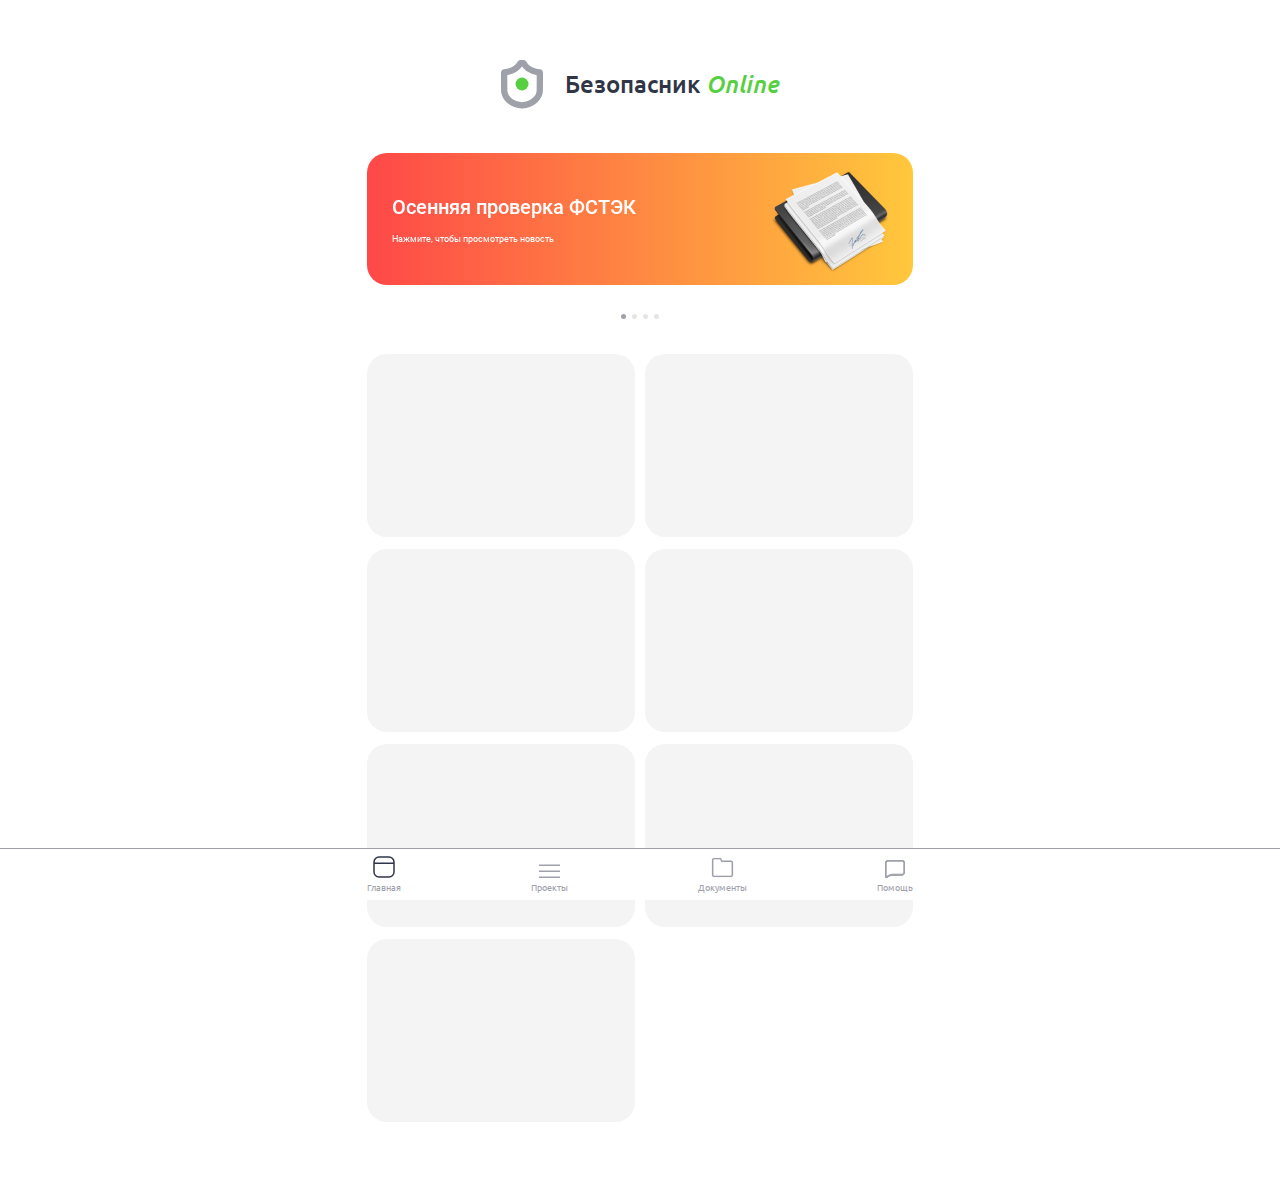
<file: index.html>
<!DOCTYPE html>
<html lang="ru">
<head>
    <meta charset="UTF-8">
    <meta http-equiv="X-UA-Compatible" content="IE=edge">
    <meta name="viewport" content="width=device-width, initial-scale=1.0">
    <!-- main.css -->
    <link rel="stylesheet" href="assets/css/main.css">
    <title>Безопасник Online</title>
</head>
<body>
    <main class="main">
        <div class="container">
            <section class="title"> 
                <img class="title-img" src="assets/img/logo.svg" alt="">
                <h1>Безопасник <span>Online</span></h1>   
            </section>
            <section class="slider">
                <div class="slider__item">
                    <a href="">
                        <div class="slider-text">
                            <h2 class="slider-text__title">Осенняя проверка ФСТЭК</h2>
                            <p class="slider-text__button">Нажмите, чтобы просмотреть новость</p>
                        </div>
                        <img src="assets/img/main/paper.png" alt="paper" class="slider-img">
                    </a>
                </div>
                <div class="slider__item">
                    <a href="">
                        <div class="slider-text">
                            <h2 class="slider-text__title">Осенняя проверка ФСТЭК</h2>
                            <p class="slider-text__button">Нажмите, чтобы просмотреть новость</p>
                        </div>
                        <img src="assets/img/main/paper.png" alt="paper" class="slider-img">
                    </a>
                </div>
                <div class="slider__item">
                    <a href="">
                        <div class="slider-text">
                            <h2 class="slider-text__title">Осенняя проверка ФСТЭК</h2>
                            <p class="slider-text__button">Нажмите, чтобы просмотреть новость</p>
                        </div>
                        <img src="assets/img/main/paper.png" alt="paper" class="slider-img">
                    </a>
                </div>
                <div class="slider__item">
                    <a href="">
                        <div class="slider-text">
                            <h2 class="slider-text__title">Осенняя проверка ФСТЭК</h2>
                            <p class="slider-text__button">Нажмите, чтобы просмотреть новость</p>
                        </div>
                        <img src="assets/img/main/paper.png" alt="paper" class="slider-img">
                    </a>
                </div>
            </section>
            <section class="content">
                <div class="content__item"></div>
                <div class="content__item"></div>
                <div class="content__item"></div>
                <div class="content__item"></div>
                <div class="content__item"></div>
                <div class="content__item"></div>
                <div class="content__item"></div>
            </section>
        </div>
    </main>
    <footer>
        <div class="container">
            <nav>
                <ul>
                    <li>
                        <a href="index.html">
                            <img src="assets/img/icon/active/main.svg" alt="main">
                            <p>Главная</p>
                        </a>
                    </li>
                    <li>
                        <a href="project.html">
                            <img src="assets/img/icon/project.svg" alt="project">
                            <p>Проекты</p>
                        </a>
                    </li>
                    <li>
                        <a href="">
                            <img src="assets/img/icon/document.svg" alt="document">
                            <p>Документы</p>
                        </a>
                    </li>
                    <li>
                        <a href="">
                            <img src="assets/img/icon/help.svg" alt="help">
                            <p>Помощь</p>
                        </a>
                    </li>
                </ul>
            </nav>
        </div>
    </footer>
    <!-- jQuery -->
    <script src="bower_components/jquery/dist/jquery.js"></script>
    <!-- Slick slider -->
    <script src="bower_components/slick-carousel/slick/slick.js"></script>
    <!-- main.js -->
    <script src="assets/js/main.js"></script>
</body>
</html>
</file>
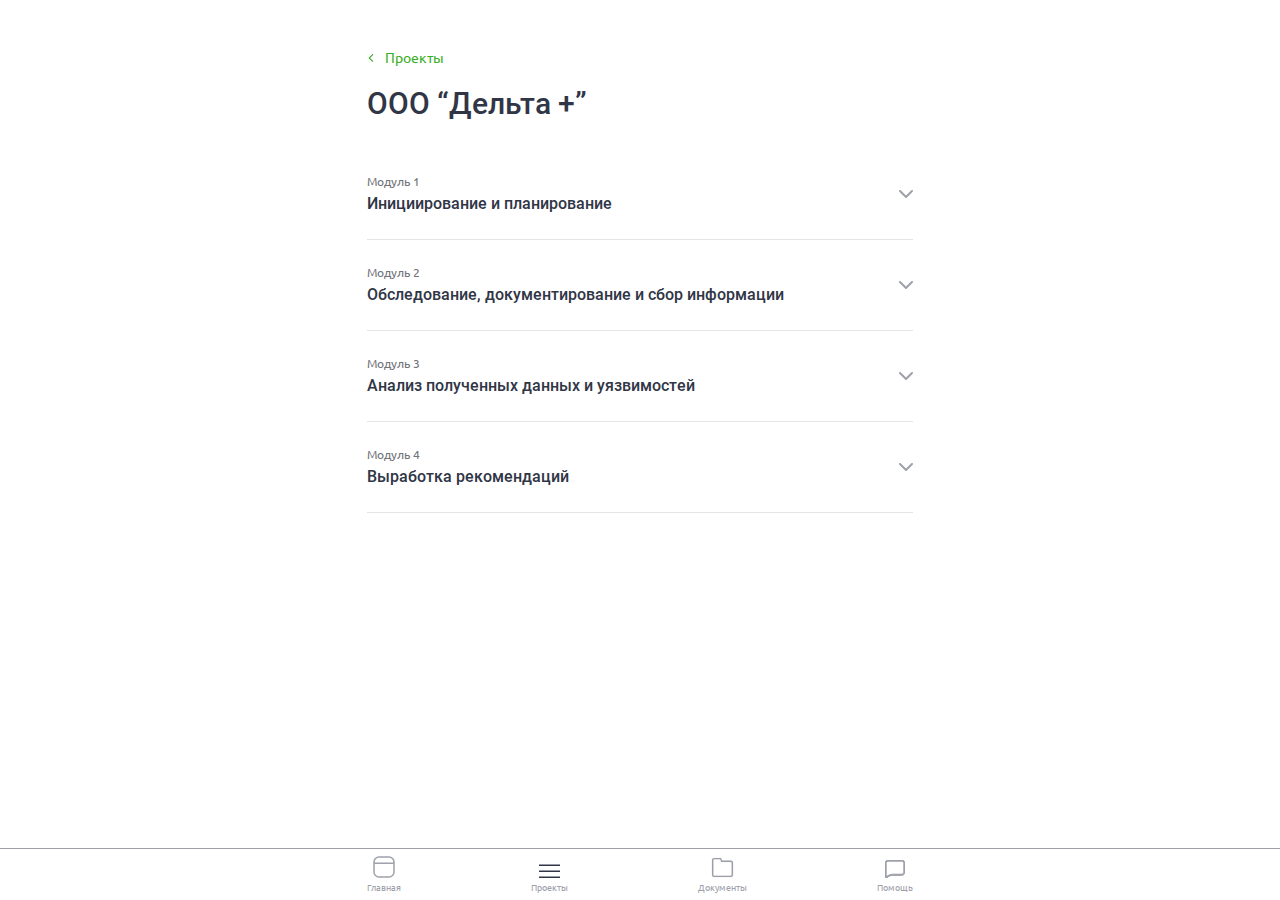
<file: delta.html>
<!DOCTYPE html>
<html lang="ru">
<head>
    <meta charset="UTF-8">
    <meta http-equiv="X-UA-Compatible" content="IE=edge">
    <meta name="viewport" content="width=device-width, initial-scale=1.0">
    <!-- main.css -->
    <link rel="stylesheet" href="assets/css/main.css">
    <title>Безопасник Online</title>
</head>
    <body>
        <main class="delta">
            <div class="container">
                <a href="project.html"> 
                    <div class="back">
                        <img src="assets/img/icon/btn/arrow-prev.svg" alt="">
                        <p>Проекты</p>
                    </div>
                </a>
                <h1>ООО “Дельта +”</h1>
                <section class="modules">
                    <div class="module-item">
                        <div class="module-item__title">
                            <div class="module-item__info">
                                <p class="module-item__number">Модуль 1</p>
                                <h2 class="module-item__name">Инициирование и планирование</h2>
                            </div>
                            <img class="module-item__arrow" src="assets/img/icon/btn/arrow-bottom.svg" alt="">
                        </div>
                        <div class="module-item__content">
                            <ul>
                                <li>
                                    <a href="module.html">
                                        <span class="module-item__point module-item__point_lime"></span>
                                        <div class="module-item__text">
                                            <h3>Определение области и границ аудита</h3>
                                            <p>5/5 вопросов</p>
                                        </div>
                                    </a>
                                </li>
                                <li>
                                    <a href="">
                                        <span class="module-item__point module-item__point_blue"></span>
                                        <div class="module-item__text">
                                            <h3>Формирование общего описания объекта аудита</h3>
                                            <p>3/10 вопросов</p>
                                        </div>
                                    </a>
                                </li>
                                <li>
                                    <a href="">
                                        <span class="module-item__point"></span>
                                        <div class="module-item__text">
                                            <h3>Подготовка опросных листов</h3>
                                            <p>0/4 вопросов</p>
                                        </div>
                                    </a>
                                </li>
                                <li>
                                    <a href="">
                                        <span class="module-item__point"></span>
                                        <div class="module-item__text">
                                            <h3>Выбор и настройка инструментальных средств</h3>
                                            <p>0/15 вопросов</p>
                                        </div>
                                    </a>
                                </li>
                            </ul>
                        </div>
                    </div>
                    <div class="module-item">
                        <div class="module-item__title">
                            <div class="module-item__info">
                                <p class="module-item__number">Модуль 2</p>
                                <h2 class="module-item__name">Обследование, документирование и сбор информации</h2>
                            </div>
                            <img class="module-item__arrow" src="assets/img/icon/btn/arrow-bottom.svg" alt="">
                        </div>
                        <div class="module-item__content">
                            <ul>
                                <li>
                                    <a href="module.html">
                                        <span class="module-item__point module-item__point_lime"></span>
                                        <div class="module-item__text">
                                            <h3>Определение области и границ аудита</h3>
                                            <p>5/5 вопросов</p>
                                        </div>
                                    </a>
                                </li>
                                <li>
                                    <a href="">
                                        <span class="module-item__point module-item__point_blue"></span>
                                        <div class="module-item__text">
                                            <h3>Формирование общего описания объекта аудита</h3>
                                            <p>3/10 вопросов</p>
                                        </div>
                                    </a>
                                </li>
                                <li>
                                    <a href="">
                                        <span class="module-item__point"></span>
                                        <div class="module-item__text">
                                            <h3>Подготовка опросных листов</h3>
                                            <p>0/4 вопросов</p>
                                        </div>
                                    </a>
                                </li>
                                <li>
                                    <a href="">
                                        <span class="module-item__point"></span>
                                        <div class="module-item__text">
                                            <h3>Выбор и настройка инструментальных средств</h3>
                                            <p>0/15 вопросов</p>
                                        </div>
                                    </a>
                                </li>
                            </ul>
                        </div>
                    </div>
                    <div class="module-item">
                        <div class="module-item__title">
                            <div class="module-item__info">
                                <p class="module-item__number">Модуль 3</p>
                                <h2 class="module-item__name">Анализ полученных данных и уязвимостей</h2>
                            </div>
                            <img class="module-item__arrow" src="assets/img/icon/btn/arrow-bottom.svg" alt="">
                        </div>
                        <div class="module-item__content">
                            <ul>
                                <li>
                                    <a href="module.html">
                                        <span class="module-item__point module-item__point_lime"></span>
                                        <div class="module-item__text">
                                            <h3>Определение области и границ аудита</h3>
                                            <p>5/5 вопросов</p>
                                        </div>
                                    </a>
                                </li>
                                <li>
                                    <a href="">
                                        <span class="module-item__point module-item__point_blue"></span>
                                        <div class="module-item__text">
                                            <h3>Формирование общего описания объекта аудита</h3>
                                            <p>3/10 вопросов</p>
                                        </div>
                                    </a>
                                </li>
                                <li>
                                    <a href="">
                                        <span class="module-item__point"></span>
                                        <div class="module-item__text">
                                            <h3>Подготовка опросных листов</h3>
                                            <p>0/4 вопросов</p>
                                        </div>
                                    </a>
                                </li>
                                <li>
                                    <a href="">
                                        <span class="module-item__point"></span>
                                        <div class="module-item__text">
                                            <h3>Выбор и настройка инструментальных средств</h3>
                                            <p>0/15 вопросов</p>
                                        </div>
                                    </a>
                                </li>
                            </ul>
                        </div>
                    </div>
                    <div class="module-item">
                        <div class="module-item__title">
                            <div class="module-item__info">
                                <p class="module-item__number">Модуль 4</p>
                                <h2 class="module-item__name">Выработка рекомендаций</h2>
                            </div>
                            <img class="module-item__arrow" src="assets/img/icon/btn/arrow-bottom.svg" alt="">
                        </div>
                        <div class="module-item__content">
                            <ul>
                                <li>
                                    <a href="module.html">
                                        <span class="module-item__point module-item__point_lime"></span>
                                        <div class="module-item__text">
                                            <h3>Определение области и границ аудита</h3>
                                            <p>5/5 вопросов</p>
                                        </div>
                                    </a>
                                </li>
                                <li>
                                    <a href="">
                                        <span class="module-item__point module-item__point_blue"></span>
                                        <div class="module-item__text">
                                            <h3>Формирование общего описания объекта аудита</h3>
                                            <p>3/10 вопросов</p>
                                        </div>
                                    </a>
                                </li>
                                <li>
                                    <a href="">
                                        <span class="module-item__point"></span>
                                        <div class="module-item__text">
                                            <h3>Подготовка опросных листов</h3>
                                            <p>0/4 вопросов</p>
                                        </div>
                                    </a>
                                </li>
                                <li>
                                    <a href="">
                                        <span class="module-item__point"></span>
                                        <div class="module-item__text">
                                            <h3>Выбор и настройка инструментальных средств</h3>
                                            <p>0/15 вопросов</p>
                                        </div>
                                    </a>
                                </li>
                            </ul>
                        </div>
                    </div>
                </section>
            </div>
        </main>
        <footer>
            <div class="container">
                <nav>
                    <ul>
                        <li>
                            <a href="index.html">
                                <img src="assets/img/icon/main.svg" alt="main">
                                <p>Главная</p>
                            </a>
                        </li>
                        <li>
                            <a href="project.html">
                                <img src="assets/img/icon/active/project.svg" alt="project">
                                <p>Проекты</p>
                            </a>
                        </li>
                        <li>
                            <a href="">
                                <img src="assets/img/icon/document.svg" alt="document">
                                <p>Документы</p>
                            </a>
                        </li>
                        <li>
                            <a href="">
                                <img src="assets/img/icon/help.svg" alt="help">
                                <p>Помощь</p>
                            </a>
                        </li>
                    </ul>
                </nav>
            </div>
        </footer>
        <!-- jQuery -->
        <script src="bower_components/jquery/dist/jquery.js"></script>
        <!-- Slick slider -->
        <script src="bower_components/slick-carousel/slick/slick.js"></script>
        <!-- main.js -->
        <script src="assets/js/main.js"></script>
    </body>
</html>
</file>
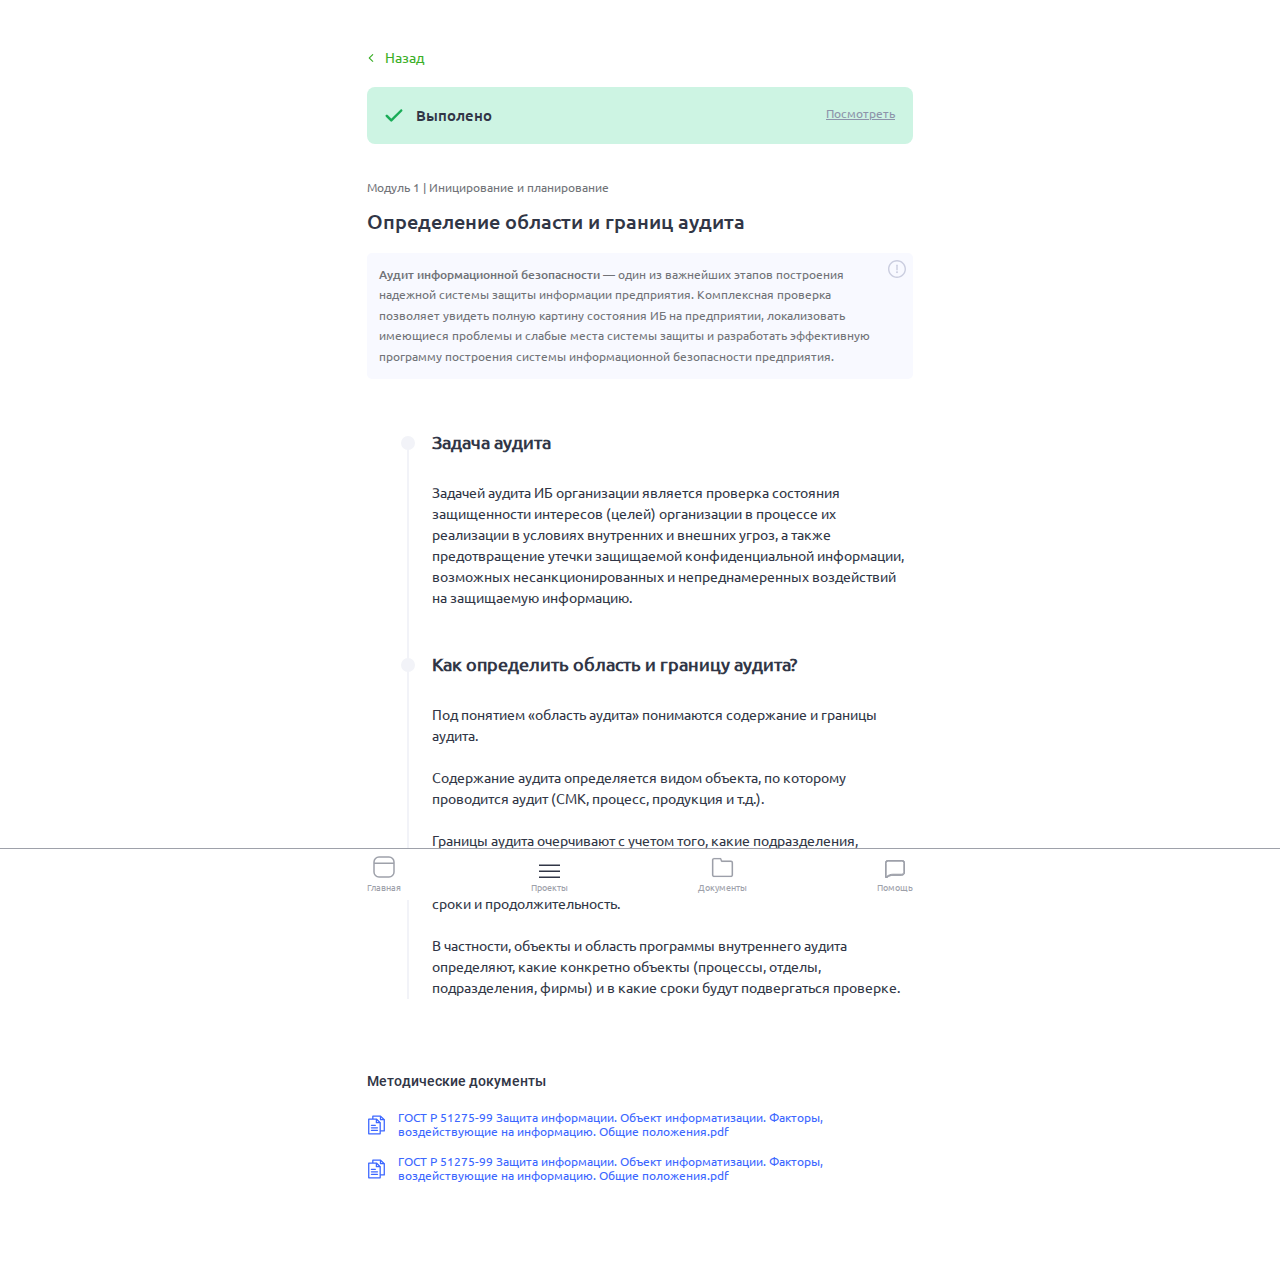
<file: module.html>
<!DOCTYPE html>
<html lang="ru">
<head>
    <meta charset="UTF-8">
    <meta http-equiv="X-UA-Compatible" content="IE=edge">
    <meta name="viewport" content="width=device-width, initial-scale=1.0">
    <!-- main.css -->
    <link rel="stylesheet" href="assets/css/main.css">
    <title>Безопасник Online</title>
</head>
    <body>
        <main class="module-description">
            <div class="container">
                <a href="delta.html"> 
                    <div class="back">
                        <img src="assets/img/icon/btn/arrow-prev.svg" alt="">
                        <p>Назад</p>
                    </div>
                </a>
                <div class="done">
                    <div class="done-info">
                        <img src="assets/img/icon/done.svg" alt="done">
                        <p>Выполено</p>
                    </div>
                    <a href="" class="done__lock">Посмотреть</a>
                </div>
                <section class="module">
                    <p class="module__number">Модуль 1 | Иницирование и планирование</p>
                    <h1>Определение области и границ аудита</h1>
                    <div class="module__description">
                        <p>
                            <span> Аудит информационной безопасности — </span> 
                            один из важнейших этапов построения надежной системы защиты информации предприятия. Комплексная проверка позволяет увидеть полную картину состояния ИБ на предприятии, локализовать имеющиеся проблемы и слабые места системы защиты и разработать эффективную программу построения системы информационной безопасности предприятия. 
                        </p>
                        <img src="assets/img/icon/exclamation.svg" alt="exclamation">
                    </div>
                    <div class="module-tasks">
                        <h2>Задача аудита</h2>
                        <p>Задачей аудита ИБ организации является проверка состояния защищенности интересов (целей) организации в процессе их реализации в условиях внутренних и внешних угроз, а также предотвращение утечки защищаемой конфиденциальной информации, возможных несанкционированных и непреднамеренных воздействий на защищаемую информацию.</p>
                        <h2>Как определить область и границу аудита?</h2>
                        <p>Под понятием «область аудита» понимаются содержание и границы аудита. 
                            <br><br>
                            Содержание аудита определяется видом объекта, по которому проводится аудит (СМК, процесс, продукция и т.д.). 
                            <br><br>
                            Границы аудита очерчивают с учетом того, какие подразделения, службы, должностные лица будут подвергаться проверке. Границами аудита определяются место проведения аудита и его планируемые сроки и продолжительность. 
                            <br><br>
                            В частности, объекты и область программы внутреннего аудита определяют, какие конкретно объекты (процессы, отделы, подразделения, фирмы) и в какие сроки будут подвергаться проверке.</p>
                    </div>
                    <div class="module-document">
                        <h3>Методические документы</h3>
                        <div class="module-document__item">
                            <a href="">
                                <img src="assets/img/icon/documents.svg" alt="">
                                <p>ГОСТ Р 51275-99 Защита информации. Объект информатизации. Факторы, воздействующие на информацию. Общие положения.pdf</p>
                            </a>
                            <a href="">
                                <img src="assets/img/icon/documents.svg" alt="">
                                <p>ГОСТ Р 51275-99 Защита информации. Объект информатизации. Факторы, воздействующие на информацию. Общие положения.pdf</p>
                            </a>
                        </div>
                    </div>
                </section>
        </main>
    <footer>
        <div class="container">
            <nav>
                <ul>
                    <li>
                        <a href="index.html">
                            <img src="assets/img/icon/main.svg" alt="main">
                            <p>Главная</p>
                        </a>
                    </li>
                    <li>
                        <a href="project.html">
                            <img src="assets/img/icon/active/project.svg" alt="project">
                            <p>Проекты</p>
                        </a>
                    </li>
                    <li>
                        <a href="">
                            <img src="assets/img/icon/document.svg" alt="document">
                            <p>Документы</p>
                        </a>
                    </li>
                    <li>
                        <a href="">
                            <img src="assets/img/icon/help.svg" alt="help">
                            <p>Помощь</p>
                        </a>
                    </li>
                </ul>
            </nav>
        </div>
    </footer>
    <!-- jQuery -->
    <script src="bower_components/jquery/dist/jquery.js"></script>
    <!-- Slick slider -->
    <script src="bower_components/slick-carousel/slick/slick.js"></script>
    <!-- main.js -->
    <script src="assets/js/main.js"></script>
    </body>
</html>
</file>
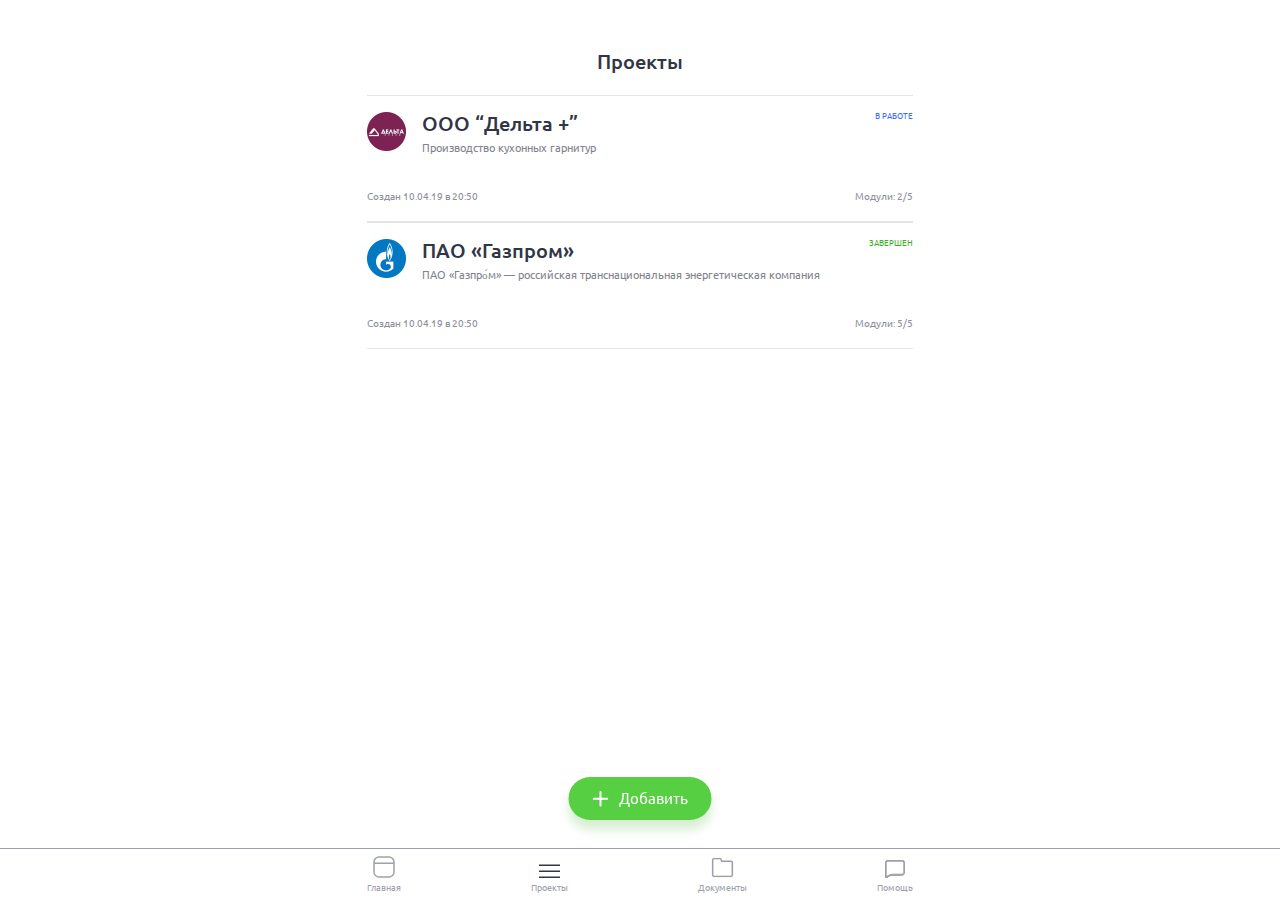
<file: project.html>
<!DOCTYPE html>
<html lang="ru">
<head>
    <meta charset="UTF-8">
    <meta http-equiv="X-UA-Compatible" content="IE=edge">
    <meta name="viewport" content="width=device-width, initial-scale=1.0">
    <!-- main.css -->
    <link rel="stylesheet" href="assets/css/main.css">
    <title>Безопасник Online</title>
</head>
    <body>
        <main class="projects">
            <div class="container">
                <h1>Проекты</h1>
                <section class="project">
                    <a href="delta.html">
                        <div class="project__item">
                            <div class="project-info">
                                <div class="project-info__description">
                                    <img src="assets/img/project/delta.png" alt="delta">
                                    <div class="project-info__text">
                                        <h2>ООО “Дельта +”</h2>
                                        <p>Производство кухонных гарнитур</p>
                                    </div>
                                </div>
                                <p class="projrct-info__status projrct-info__status_blue">В работе</p>
                            </div>
                            <div class="project-create">
                                <p class="project-create__data">Создан 10.04.19 в 20:50</p>
                                <p class="project-create__module">Модули: 2/5</p>
                            </div>
                        </div>
                    </a>
                    <a href="">
                        <div class="project__item">
                            <div class="project-info">
                                <div class="project-info__description">
                                    <img src="assets/img/project/gazprom.png" alt="gazprom">
                                    <div class="project-info__text">
                                        <h2>ПАО «Газпром»</h2>
                                        <p>ПАО «Газпро́м» — российская транснациональная энергетическая компания</p>
                                    </div>
                                </div>
                                <p class="projrct-info__status projrct-info__status_lime">Завершен</p>
                            </div>
                            <div class="project-create">
                                <p class="project-create__data">Создан  10.04.19 в 20:50</p>
                                <p class="project-create__module">Модули: 5/5</p>
                            </div>
                        </div>
                    </a>
                </section>
                <button class="project-add"> 
                    <img src="assets/img/icon/plus.svg" alt=""> 
                    <p>Добавить</p>
                </button>
            </div>
        </main>
        <footer>
            <div class="container">
                <nav>
                    <ul>
                        <li>
                            <a href="index.html">
                                <img src="assets/img/icon/main.svg" alt="main">
                                <p>Главная</p>
                            </a>
                        </li>
                        <li>
                            <a href="project.html">
                                <img src="assets/img/icon/active/project.svg" alt="project">
                                <p>Проекты</p>
                            </a>
                        </li>
                        <li>
                            <a href="">
                                <img src="assets/img/icon/document.svg" alt="document">
                                <p>Документы</p>
                            </a>
                        </li>
                        <li>
                            <a href="">
                                <img src="assets/img/icon/help.svg" alt="help">
                                <p>Помощь</p>
                            </a>
                        </li>
                    </ul>
                </nav>
            </div>
        </footer>
        <!-- jQuery -->
        <script src="bower_components/jquery/dist/jquery.js"></script>
        <!-- Slick slider -->
        <script src="bower_components/slick-carousel/slick/slick.js"></script>
        <!-- main.js -->
        <script src="assets/js/main.js"></script>
    </body>
</html>
</file>
<file: assets/css/main.css>
@font-face {
  font-family: "Ubuntu-Medium";
  src: url("../fonts/Ubuntu-Medium.woff") format("woff"), url("../fonts/Ubuntu-Medium.woff2") format("woff2");
  font-weight: normal;
  font-style: normal;
  font-display: fallback;
}

@font-face {
  font-family: "Ubuntu-MediumItalic";
  src: url("../fonts/Ubuntu-MediumItalic.woff") format("woff"), url("../fonts/Ubuntu-MediumItalic.woff2") format("woff2");
  font-weight: normal;
  font-style: italic;
  font-display: fallback;
}

@font-face {
  font-family: "Ubuntu-Regular";
  src: url("../fonts/Ubuntu-Regular.woff") format("woff"), url("../fonts/Ubuntu-Regular.woff2") format("woff2");
  font-weight: normal;
  font-style: italic;
  font-display: fallback;
}

@font-face {
  font-family: "Roboto-Medium";
  src: url("../fonts/Roboto-Medium.woff") format("woff"), url("../fonts/Roboto-Medium.woff2") format("woff2");
  font-weight: normal;
  font-style: italic;
  font-display: fallback;
}

@font-face {
  font-family: "Roboto-Regular";
  src: url("../fonts/Roboto-Regular.woff") format("woff"), url("../fonts/Roboto-Regular.woff2") format("woff2");
  font-weight: normal;
  font-style: italic;
  font-display: fallback;
}

*, ::after, ::before {
  -webkit-box-sizing: border-box;
  box-sizing: border-box;
  -webkit-tap-highlight-color: rgba(0, 0, 0, 0);
  outline: none;
}

body, html {
  -webkit-box-sizing: border-box;
  box-sizing: border-box;
  margin: 0;
  padding: 0;
}

html {
  overflow-x: hidden;
}

body {
  overflow-x: hidden;
  position: relative;
  font-size: 15px;
  min-width: 320px;
}

h1, h2, h3, h4, h5, h6 {
  padding: 0;
  margin: 0;
}

ul, li {
  display: block;
  padding: 0px;
  margin: 0px;
}

textarea {
  resize: none;
}

p {
  font-size: 16px;
}

img {
  border-style: none;
}

button,
[type="button"],
[type="reset"],
[type="submit"] {
  -webkit-appearance: button;
  cursor: pointer;
}

button::-moz-focus-inner,
[type="button"]::-moz-focus-inner,
[type="reset"]::-moz-focus-inner,
[type="submit"]::-moz-focus-inner {
  border-style: none;
  padding: 0;
}

button:-moz-focusring,
[type="button"]:-moz-focusring,
[type="reset"]:-moz-focusring,
[type="submit"]:-moz-focusring {
  outline: none;
}

[type="checkbox"],
[type="radio"] {
  -webkit-box-sizing: border-box;
  box-sizing: border-box;
  padding: 0;
}

[type="number"]::-webkit-inner-spin-button,
[type="number"]::-webkit-outer-spin-button {
  height: auto;
}

::-webkit-file-upload-button {
  -webkit-appearance: button;
  font: inherit;
}

input::-webkit-search-decoration,
input::-webkit-search-cancel-button,
input::-webkit-search-results-button,
input::-webkit-search-results-decoration {
  display: none;
}

input[type=text]::-ms-clear {
  display: none;
  width: 0;
  height: 0;
}

input[type=text]::-ms-reveal {
  display: none;
  width: 0;
  height: 0;
}

input[type="search"]::-webkit-search-decoration,
input[type="search"]::-webkit-search-cancel-button,
input[type="search"]::-webkit-search-results-button,
input[type="search"]::-webkit-search-results-decoratio {
  display: none;
}

[hidden] {
  display: none;
}

p, nav {
  margin: 0;
  padding: 0;
}

a, a:hover, a:active, a:focus,
button, input, button:hover, button:active, button:focus,
input:focus, input:active {
  text-decoration: none;
  outline: none;
  -webkit-transition: all 0.5s ease;
  transition: all 0.5s ease;
  -moz-transition: all 0.5s ease;
  -webkit-transition-property: all;
  -webkit-transition-duration: 0.5s;
  -webkit-transition-timing-function: ease;
}

input {
  border: 0;
  -webkit-box-shadow: none;
  box-shadow: none;
  border-radius: 0;
  -webkit-appearance: none;
  -moz-appearance: none;
  appearance: none;
}

input[type=text] {
  -webkit-appearance: none;
  -moz-appearance: none;
  appearance: none;
  border: 0;
  -webkit-box-shadow: none;
  box-shadow: none;
  border-radius: 0;
}

textarea {
  -webkit-appearance: none;
  -moz-appearance: none;
  appearance: none;
  border: 0;
  -webkit-box-shadow: none;
  box-shadow: none;
  border-radius: 0;
}

/* Slider */
.slick-slider {
  position: relative;
  display: block;
  -webkit-box-sizing: border-box;
          box-sizing: border-box;
  -webkit-touch-callout: none;
  -webkit-user-select: none;
  -moz-user-select: none;
  -ms-user-select: none;
  user-select: none;
  -ms-touch-action: pan-y;
  touch-action: pan-y;
  -webkit-tap-highlight-color: transparent;
}

.slick-list {
  position: relative;
  overflow: hidden;
  display: block;
  margin: 0;
  padding: 0;
}

.slick-list:focus {
  outline: none;
}

.slick-list.dragging {
  cursor: pointer;
  cursor: hand;
}

.slick-slider .slick-track,
.slick-slider .slick-list {
  -webkit-transform: translate3d(0, 0, 0);
  transform: translate3d(0, 0, 0);
}

.slick-track {
  position: relative;
  left: 0;
  top: 0;
  display: block;
  margin-left: auto;
  margin-right: auto;
}

.slick-track:before, .slick-track:after {
  content: "";
  display: table;
}

.slick-track:after {
  clear: both;
}

.slick-loading .slick-track {
  visibility: hidden;
}

.slick-slide {
  float: left;
  height: 100%;
  min-height: 1px;
  display: none;
}

[dir="rtl"] .slick-slide {
  float: right;
}

.slick-slide img {
  display: block;
}

.slick-slide.slick-loading img {
  display: none;
}

.slick-slide.dragging img {
  pointer-events: none;
}

.slick-initialized .slick-slide {
  display: block;
}

.slick-loading .slick-slide {
  visibility: hidden;
}

.slick-vertical .slick-slide {
  display: block;
  height: auto;
  border: 1px solid transparent;
}

.slick-arrow.slick-hidden {
  display: none;
}

.container {
  padding: 0 15px;
  max-width: 576px;
  margin: 0 auto;
  width: 98%;
}

h1 {
  font-family: "Ubuntu-Medium";
  font-weight: 500;
  font-size: 20px;
  line-height: 23px;
  color: #313646;
}

.main {
  padding-bottom: 60px;
}

.main .title {
  display: -webkit-box;
  display: -ms-flexbox;
  display: flex;
  -webkit-box-pack: center;
      -ms-flex-pack: center;
          justify-content: center;
  -webkit-box-align: center;
      -ms-flex-align: center;
          align-items: center;
  margin-top: 60px;
}

.main .title-img {
  margin-right: 22px;
}

.main .title h1 {
  font-family: "Ubuntu-Medium";
  font-size: 24px;
  line-height: 28px;
  color: #313646;
}

.main .title h1 span {
  font-family: "Ubuntu-MediumItalic";
  color: #56D042;
}

.main .slider {
  margin-top: 44px;
  margin-bottom: 34px;
}

.main .slider__item {
  background: -webkit-gradient(linear, right top, left top, from(#FFC83C), to(#FE4848)), #9EA1AA;
  background: linear-gradient(270deg, #FFC83C 0%, #FE4848 100%), #9EA1AA;
  border-radius: 20px;
  width: 100%;
  height: 100%;
  padding: 8px 25px;
}

.main .slider__item a {
  display: -webkit-box;
  display: -ms-flexbox;
  display: flex;
  -webkit-box-align: center;
      -ms-flex-align: center;
          align-items: center;
  -webkit-box-pack: justify;
      -ms-flex-pack: justify;
          justify-content: space-between;
}

.main .slider__item a .slider-text__title {
  font-family: "Roboto-Medium";
  font-size: 20px;
  color: #FFFFFF;
  font-weight: 500;
}

.main .slider__item a .slider-text__button {
  font-family: "Roboto-Regular";
  font-size: 9px;
  color: #FFFFFF;
  margin-top: 15px;
}

.main .slider .slick-dots {
  display: -webkit-box;
  display: -ms-flexbox;
  display: flex;
  -webkit-box-pack: center;
      -ms-flex-pack: center;
          justify-content: center;
  margin-top: 18px;
}

.main .slider .slick-dots li {
  margin: 0 3px;
}

.main .slider .slick-dots li button {
  color: #FFF;
  background: #E5E5E5;
  border: none;
  font-size: 0;
  line-height: 0;
  height: 5px;
  width: 5px;
  padding: 0;
  border-radius: 50%;
}

.main .slider .slick-dots .slick-active button {
  background: #9EA1AA;
}

.main .content {
  display: -webkit-box;
  display: -ms-flexbox;
  display: flex;
  -ms-flex-wrap: wrap;
      flex-wrap: wrap;
  -webkit-box-pack: justify;
      -ms-flex-pack: justify;
          justify-content: space-between;
  margin-bottom: 5px;
}

.main .content__item {
  background: #F4F4F4;
  border-radius: 20px;
  width: 49%;
  height: 183px;
  margin-bottom: 12px;
}

.projects {
  padding-bottom: 140px;
}

.projects h1 {
  margin-top: 50px;
  margin-bottom: 22px;
  text-align: center;
}

.projects .project__item {
  border-top: 1px solid #E5E5E5;
  border-bottom: 1px solid #E5E5E5;
  padding-top: 16px;
  padding-bottom: 19px;
}

.projects .project__item .project-info {
  display: -webkit-box;
  display: -ms-flexbox;
  display: flex;
  -webkit-box-pack: justify;
      -ms-flex-pack: justify;
          justify-content: space-between;
}

.projects .project__item .project-info__description {
  display: -webkit-box;
  display: -ms-flexbox;
  display: flex;
}

.projects .project__item .project-info__description img {
  margin-right: 16px;
  width: 39px;
  height: 39px;
}

.projects .project__item .project-info__description .project-info__text h2 {
  font-family: "Ubuntu-Medium";
  font-weight: 500;
  font-size: 20px;
  line-height: 23px;
  color: #313646;
  margin-bottom: 7px;
}

.projects .project__item .project-info__description .project-info__text p {
  font-family: "Ubuntu-Regular";
  font-size: 11px;
  line-height: 13px;
  color: #80838E;
}

.projects .project__item .project-info .projrct-info__status {
  font-family: "Ubuntu-Regular";
  font-size: 8px;
  line-height: 9px;
  text-transform: uppercase;
}

.projects .project__item .project-info .projrct-info__status_blue {
  color: #3C67FF;
}

.projects .project__item .project-info .projrct-info__status_lime {
  color: #3BAF28;
}

.projects .project__item .project-create {
  padding-top: 36px;
  display: -webkit-box;
  display: -ms-flexbox;
  display: flex;
  -webkit-box-pack: justify;
      -ms-flex-pack: justify;
          justify-content: space-between;
}

.projects .project__item .project-create p {
  font-family: "Ubuntu-Regular";
  font-size: 10px;
  line-height: 11px;
  color: #8C8F99;
}

.projects .project-add {
  display: -webkit-box;
  display: -ms-flexbox;
  display: flex;
  padding: 13px 24px;
  background: #56D042;
  -webkit-box-shadow: 0px 10px 10px rgba(59, 175, 40, 0.2);
          box-shadow: 0px 10px 10px rgba(59, 175, 40, 0.2);
  border-radius: 30px;
  border: none;
  bottom: 80px;
  position: fixed;
  left: 50%;
  -webkit-transform: translateX(-50%);
          transform: translateX(-50%);
}

.projects .project-add img {
  margin-right: 10px;
}

.projects .project-add p {
  font-family: "Ubuntu-Regular";
  font-size: 15px;
  line-height: 17px;
  text-align: center;
  color: #FFFFFF;
}

.delta {
  padding-bottom: 60px;
}

.delta .back {
  display: -webkit-box;
  display: -ms-flexbox;
  display: flex;
  margin-top: 50px;
  margin-bottom: 21px;
}

.delta .back img {
  margin-right: 10px;
}

.delta .back p {
  font-family: "Ubuntu-Regular";
  font-size: 14px;
  line-height: 16px;
  text-align: center;
  color: #3BAF28;
}

.delta h1 {
  font-family: "Roboto-Medium";
  font-weight: 500;
  font-size: 30px;
  line-height: 34px;
  color: #313646;
}

.delta .modules {
  margin-top: 28px;
}

.delta .modules .module-item__info .module-item__number {
  font-family: "Ubuntu-Regular";
  font-size: 12px;
  line-height: 14px;
  color: #717378;
  margin-bottom: 6px;
}

.delta .modules .module-item__info .module-item__name {
  font-family: "Roboto-Medium";
  font-weight: 500;
  font-size: 16px;
  line-height: 18px;
  color: #313646;
}

.delta .modules .module-item__title {
  display: -webkit-box;
  display: -ms-flexbox;
  display: flex;
  -webkit-box-pack: justify;
      -ms-flex-pack: justify;
          justify-content: space-between;
  cursor: pointer;
  border-bottom: 1px solid #E5E5E5;
  padding: 26px 0;
}

.delta .modules .module-item__arrow {
  -webkit-transition: all .4s;
  transition: all .4s;
}

.delta .modules .module-item .open .module-item__arrow {
  -webkit-transform: rotate(180deg);
          transform: rotate(180deg);
  -webkit-transition: all .4s;
  transition: all .4s;
}

.delta .modules .module-item__content {
  display: none;
}

.delta .modules .module-item__content ul li a {
  display: -webkit-box;
  display: -ms-flexbox;
  display: flex;
  padding: 18px 0;
  position: relative;
}

.delta .modules .module-item__content ul li a .module-item__point {
  width: 8px;
  height: 8px;
  background: #E5E5E5;
  margin-right: 15px;
  margin-top: 3px;
  border-radius: 50%;
}

.delta .modules .module-item__content ul li a .module-item__point_lime {
  background: #56D042;
}

.delta .modules .module-item__content ul li a .module-item__point_blue {
  background: #3C67FF;
}

.delta .modules .module-item__content ul li .module-item__text h3 {
  font-family: "Ubuntu-Regular";
  font-size: 14px;
  line-height: 16px;
  color: #313646;
  margin-bottom: 7px;
}

.delta .modules .module-item__content ul li .module-item__text p {
  font-family: "Ubuntu-Regular";
  font-size: 12px;
  line-height: 14px;
  color: #A6A6A6;
}

.delta .modules .module-item__content ul li a::after {
  content: "";
  width: calc(100% - 22px);
  position: absolute;
  bottom: 0;
  left: 22px;
  height: 1px;
  background: #E5E5E5;
}

.delta .modules .module-item:first-child {
  padding-top: 0;
}

.module-description {
  padding-bottom: 80px;
}

.module-description .back {
  display: -webkit-box;
  display: -ms-flexbox;
  display: flex;
  margin-top: 50px;
  margin-bottom: 21px;
}

.module-description .back img {
  margin-right: 10px;
}

.module-description .back p {
  font-family: "Ubuntu-Regular";
  font-size: 14px;
  line-height: 16px;
  text-align: center;
  color: #3BAF28;
}

.module-description .done {
  background: #CDF4E3;
  border-radius: 8px;
  display: -webkit-box;
  display: -ms-flexbox;
  display: flex;
  -webkit-box-pack: justify;
      -ms-flex-pack: justify;
          justify-content: space-between;
  padding: 20px 18px;
  margin-bottom: 37px;
}

.module-description .done-info {
  display: -webkit-box;
  display: -ms-flexbox;
  display: flex;
}

.module-description .done-info img {
  margin-right: 13px;
}

.module-description .done-info p {
  font-family: "Ubuntu-Medium";
  font-weight: 500;
  font-size: 15px;
  line-height: 17px;
  color: #313646;
}

.module-description .done a {
  font-family: "Ubuntu-Regular";
  font-size: 12px;
  line-height: 14px;
  -webkit-text-decoration-line: underline;
          text-decoration-line: underline;
  color: #8C93AA;
}

.module-description .module__number {
  font-family: "Ubuntu-Regular";
  font-size: 12px;
  line-height: 14px;
  color: #717378;
}

.module-description .module h1 {
  font-family: "Ubuntu-Medium";
  font-weight: 500;
  font-size: 20px;
  line-height: 27px;
  color: #313646;
  margin: 13px 0 18px 0;
}

.module-description .module__description {
  background: #F8F9FF;
  border-radius: 5px;
  padding: 12px;
  padding-right: 30px;
  position: relative;
  margin-bottom: 53px;
}

.module-description .module__description p {
  font-family: "Ubuntu-Regular";
  font-weight: 500;
  font-size: 12px;
  line-height: 170.9%;
  color: #717378;
}

.module-description .module__description p span {
  font-family: "Ubuntu-Medium";
}

.module-description .module__description img {
  position: absolute;
  top: 7px;
  right: 7px;
}

.module-description .module-tasks {
  position: relative;
  margin-left: 65px;
}

.module-description .module-tasks h2 {
  font-family: "Ubuntu-Regular";
  font-size: 18px;
  line-height: 21px;
  color: #313646;
  margin-bottom: 30px;
  margin-top: 45px;
  position: relative;
}

.module-description .module-tasks h2:first-child {
  margin-top: 0;
}

.module-description .module-tasks h2::before {
  content: "";
  width: 14px;
  height: 14px;
  background: #F2F3F8;
  border-radius: 50%;
  position: absolute;
  position: absolute;
  top: 50%;
  -webkit-transform: translateY(-50%);
          transform: translateY(-50%);
  left: -31px;
}

.module-description .module-tasks p {
  font-family: "Ubuntu-Regular";
  font-size: 14px;
  line-height: 150%;
  color: #313646;
}

.module-description .module-tasks::before {
  content: "";
  width: 2px;
  background: #F2F3F8;
  height: calc(100% - 5px);
  position: absolute;
  left: -25px;
  top: 5px;
}

.module-description .module-document {
  margin-top: 74px;
}

.module-description .module-document h3 {
  font-family: "Roboto-Medium";
  font-weight: 500;
  font-size: 14px;
  line-height: 16px;
  color: #313646;
  margin-bottom: 22px;
}

.module-description .module-document__item a {
  margin-bottom: 16px;
  display: -webkit-box;
  display: -ms-flexbox;
  display: flex;
}

.module-description .module-document__item a img {
  margin-right: 12px;
}

.module-description .module-document__item a p {
  font-family: "Ubuntu-Regular";
  font-size: 12px;
  line-height: 14px;
  color: #3C67FF;
}

.module-description .module-document__item a:last-child {
  margin-bottom: 0;
}

footer {
  position: fixed;
  bottom: 0;
  width: 100%;
  border-top: 0.5px solid #9EA1AA;
  background: #FFF;
}

footer nav ul {
  padding-top: 7px;
  padding-bottom: 7px;
  display: -webkit-box;
  display: -ms-flexbox;
  display: flex;
  -webkit-box-pack: justify;
      -ms-flex-pack: justify;
          justify-content: space-between;
  -webkit-box-align: end;
      -ms-flex-align: end;
          align-items: flex-end;
}

footer nav ul li a {
  display: -webkit-box;
  display: -ms-flexbox;
  display: flex;
  -webkit-box-align: center;
      -ms-flex-align: center;
          align-items: center;
  -webkit-box-pack: center;
      -ms-flex-pack: center;
          justify-content: center;
  -webkit-box-orient: vertical;
  -webkit-box-direction: normal;
      -ms-flex-direction: column;
          flex-direction: column;
}

footer nav ul li a p {
  margin-top: 5px;
  font-family: "Ubuntu-Regular";
  font-size: 9px;
  line-height: 10px;
  color: #9EA1AA;
}
/*# sourceMappingURL=main.css.map */
</file>
